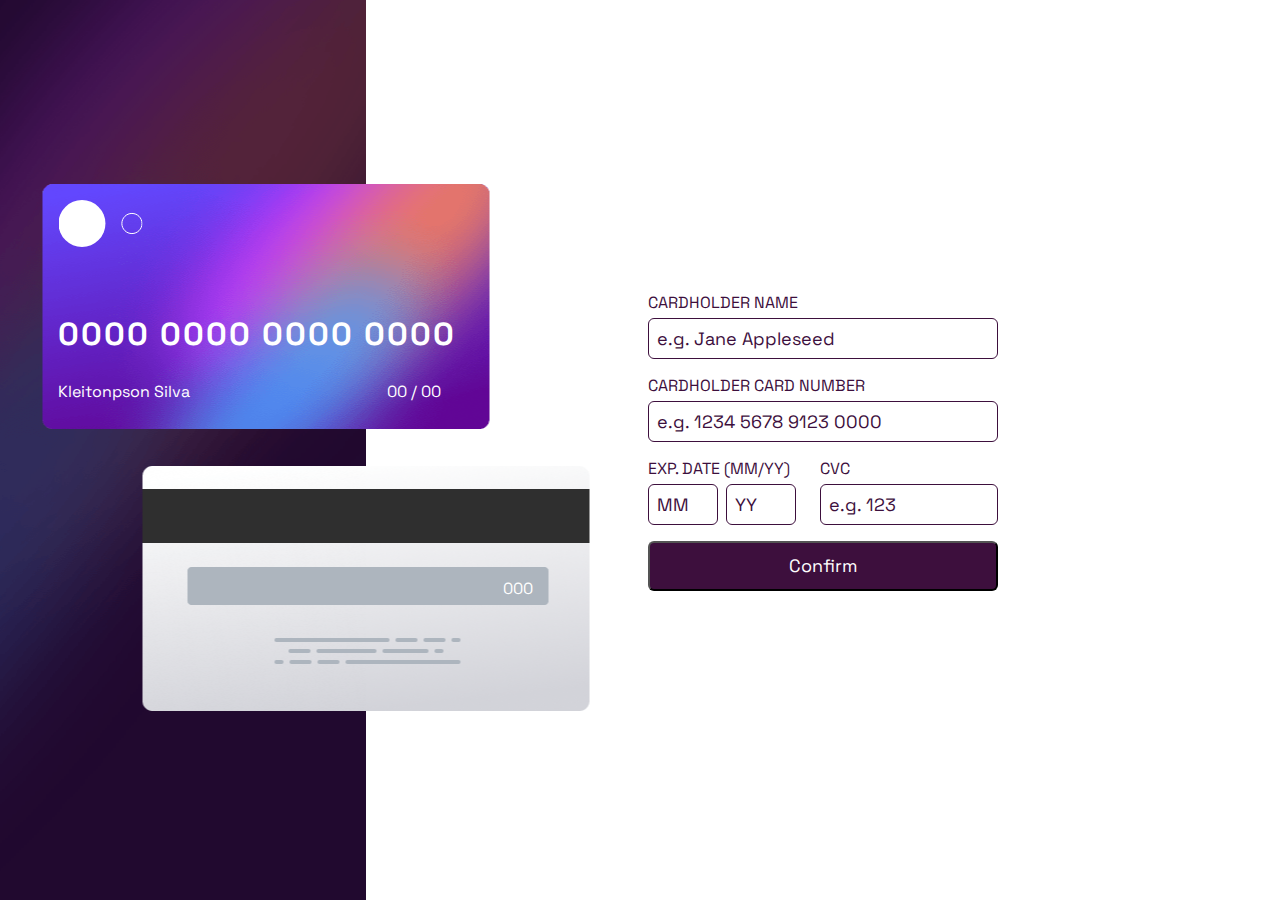
<file: interactive-credit_cards/index.html>
<!DOCTYPE html>
<html lang="pt-br">
<head>
  <meta charset="UTF-8">
  <meta http-equiv="X-UA-Compatible" content="IE=edge">
  <meta name="viewport" content="width=device-width, initial-scale=1.0"> <!-- displays site properly based on user's device -->

  <link rel="icon" type="image/png" sizes="32x32" href="./images/favicon-32x32.png">
  <link rel="stylesheet" href="style.css">
  
  <title>Interactive credit card</title>
</head>

<body>
  <main>
    <div class="container">
      <div class="left_side">
        <div id="cards">
          <div id="front-card">
            <img src="images/bg-card-front.png" alt="">
            <div id="card-container">
              
              <img class="card-logo" src="images/card-logo.svg" alt="card-logo">
              
              <h1 id="card-number">
                0000 0000 0000 0000
              </h1>
              <div class="card-info">
                <span id="name">
                  Kleitonpson Silva
                </span>
                <span id="date">
                  <span id="month">
                    00
                  </span>
                  /
                  <span id="year">
                    00
                  </span>
                </span>
              </div>
            </div>
          </div>
          <div id="back-card">
            <img src="images/bg-card-back.png" alt="card-back">
            <span id="cvc">
              000
            </span>
          </div>
        </div>
      </div>
      <!--lado direito (formulário)-->
      <div class="right-side">
        <form>
          <div class="grid-1">
            <label for="input-name">Cardholder Name</label>
            <input id="input-name" name="input-name" type="text" placeholder="e.g. Jane Appleseed" required>
          </div>
          <div class="grid-2">
            <label for="input-number">Cardholder Card Number</label>
            <input id="input-number" name="input-number" type="number" placeholder="e.g. 1234 5678 9123 0000" required oninput="if(this.value.length > this.maxLength) this.value = this.value.slice(0,this.maxLength)", minlength="16" maxlength="16">
          </div>
          <div class="card-information">
            <div id="card-date">
              <label for="card-date">Exp. Date (MM/YY)</label>
              <div class="two-inp">
                <div>
                  <input id="input-month" name="exp-date" type="text" placeholder="MM" oninput="if(this.value.length > this.maxLength) this.value = this.value.slice(0,this.maxLength)" minlength="2" maxlength="2">
                </div>
                <div>
                  <input id="card-year" name="exp-date" type="text" placeholder="YY" oninput="if(this.value.length > this.maxLength) this.value = this.value.slice(0,this.maxLength)" minlength="2" maxlength="2">
                </div>
              </div>
            </div>
            <div class="grid-4">
              <label for="card-cvc">CVC</label>
              <input type="number" placeholder="e.g. 123" id="card-cvc" oninput="if(this.value.length > this.maxLength) this.value = this.value.slice(0,this.maxLength)" minlength="3" maxlength="3">
            </div>
          </div>
          <button id="submit_btn" type="submit">Confirm</button>
        </form>
        <div class="thank hidden">
          <img src="images/icon-complete.svg" alt="completed">
          <h1>Thank you!</h1>
          <p>We've added your card details</p>
          <button>Continue</button>
        </div>
      </div>
    </div>
  </main>
  <script src="app.js"></script>
  <!--<div class="attribution">
    Challenge by <a href="https://www.frontendmentor.io?ref=challenge" target="_blank">Frontend Mentor</a>. 
    Coded by <a href="#">Your Name Here</a>.
  </div>-->
</body>
</html>
</file>
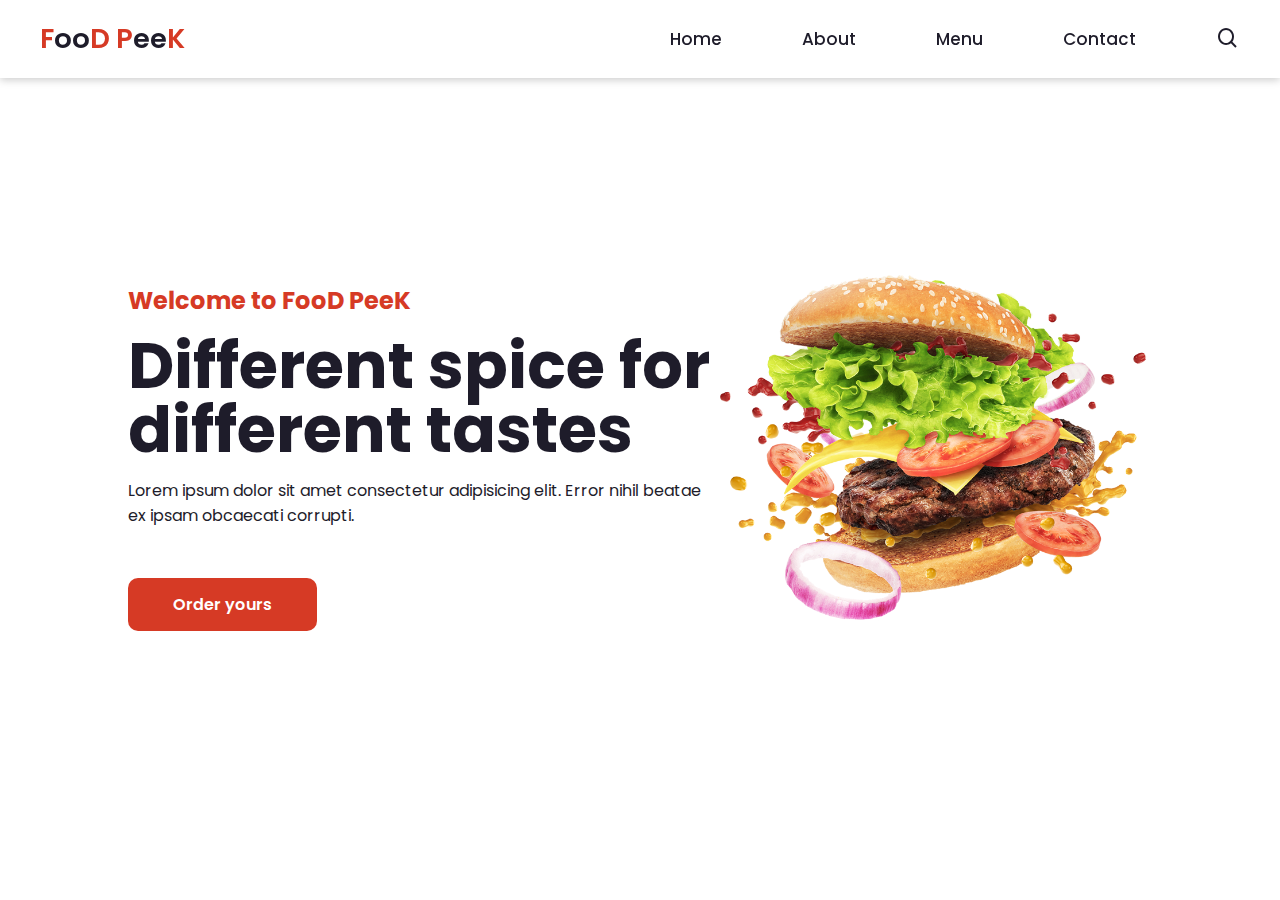
<file: landingPage-food/index.html>
<!DOCTYPE html>
<html lang="pt-br">
<head>
    <meta charset="UTF-8">
    <meta http-equiv="X-UA-Compatible" content="IE=edge">
    <meta name="viewport" content="width=device-width, initial-scale=1.0">
    <link rel="stylesheet" href="style.css">
    <link href='https://unpkg.com/boxicons@2.1.4/css/boxicons.min.css' rel='stylesheet'>
    <title>Landing Page</title>
</head>
<body>
    <header>
        <nav class="navigation">
            <a href="#" class="logo">F<span>oo</span>D P<span>ee</span>K</a>
            <ul class="nav-menu">
                <li class="nav-item"><a href="#">Home</a></li>
                <li class="nav-item"><a href="#">About</a></li>
                <li class="nav-item"><a href="#">Menu</a></li>
                <li class="nav-item"><a href="#">Contact</a></li>
                <i class="bx bx-search"></i>
            </ul>
            <div class="menu">
                <span class="bar"></span>
                <span class="bar"></span>
                <span class="bar"></span>
            </div>
        </nav>
    </header>
    <main>
        <section class="home">
            <div class="home-txt">
                <h4 class="text-h4">Welcome to FooD PeeK</h4>
                <h1 class="text-h1">Different spice for different tastes</h1>
                <p>Lorem ipsum dolor sit amet consectetur adipisicing elit. Error nihil beatae ex ipsam obcaecati corrupti. </p>
                <a href="#" class="home-btn">Order yours</a>
            </div>
            <div class="home-img">
                <img src="images/imagem.png" alt="Hamburguer">
            </div>
        </section>
    </main>
    <script src="script.js"></script>
</body>
</html>
</file>
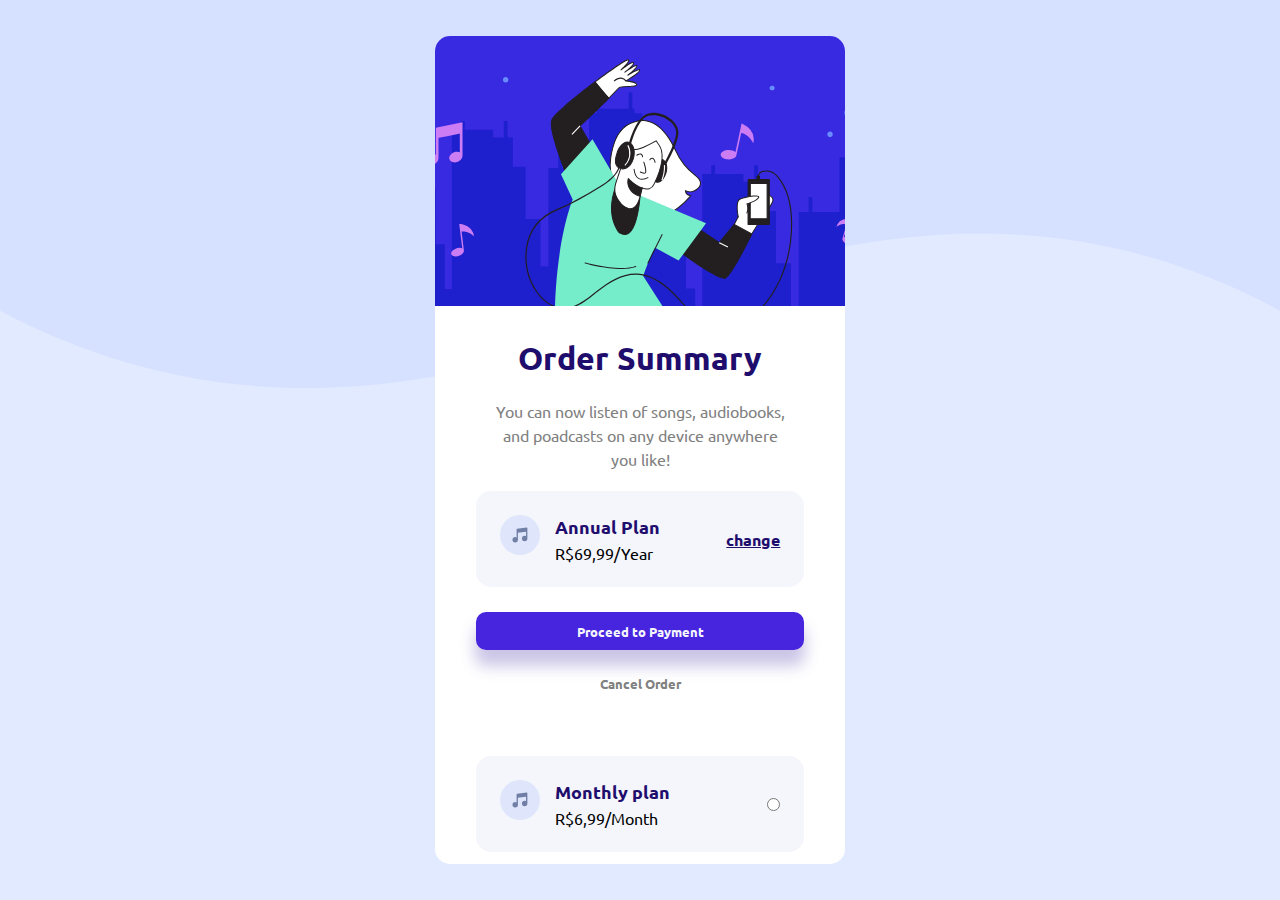
<file: order_Summary/index.html>
<!DOCTYPE html>
<html lang="pt-br">
<head>
    <meta charset="UTF-8">
    <meta http-equiv="X-UA-Compatible" content="IE=edge">
    <meta name="viewport" content="width=device-width, initial-scale=1.0">
    <link rel="stylesheet" href="style.css">
    <link rel="shortcut icon" href="images/favicon-32x32.png" type="image/x-icon">
    <title>Order Summary</title>
</head>
<body>

    <div class="background">
        <div class="container">
            <main id="principal">
                <div id="top-img">
                </div> 

                <div id="content">

                    <div class="details">
                        <div id="title-description">
                            <h1 id="title">Order Summary</h1>
                            <p id="description">You can now listen of songs, audiobooks, and poadcasts on any device anywhere you like!</p>
                        </div>

                        <div class="value-details">
                            
                            <div class="plan-details">
                                <img class="icon-music" src="images/icon-music.svg" alt="music-icon">
                                <div class="plan-container">
                                    <h3 class="plan">Annual Plan</h3>
                                    <p class="value">R$69,99/Year</p>
                                </div>
                            </div>
                            <a class="change" href="#">change</a>
                        </div>

                        <input type="submit" id="btn-payment" value="Proceed to Payment">
                        
                        <a id="cancel-order" href="#">Cancel Order</a>
                    </div>
                </div>

                <div id="other-plans" class="hidden">
                    <div class="value-details" id="month-plan">
                            
                        <div class="plan-layout">
                            <img class="icon-music" src="images/icon-music.svg" alt="music-icon">
                            <div class="plan-container">
                                <h3 class="plan">Monthly plan</h3>
                                <p class="value">R$6,99/Month</p>
                            </div>
                        </div>
                        <input type="radio" name="plan" id="check-month">
                    </div>
                    <div class="value-details" id="semester-plan">
                            
                        <div class="plan-layout">
                            <img class="icon-music" src="images/icon-music.svg" alt="music-icon">
                            <div class="plan-container">
                                <h3 class="plan">Semester plan</h3>
                                <p class="value">R$38,99/Semester</p>
                            </div>
                        </div>
                        <input type="radio" name="plan" id="check-semester">
                        
                    </div>
                    <input type="submit" id="btn-payment-2" value="Proceed to Payment">
                    <a id="cancel-order" href="#">Cancel Order</a>
                </div>
            </main>
        </div>
    </div>
    <script src="script.js"></script>
</body>
</html>
</file>
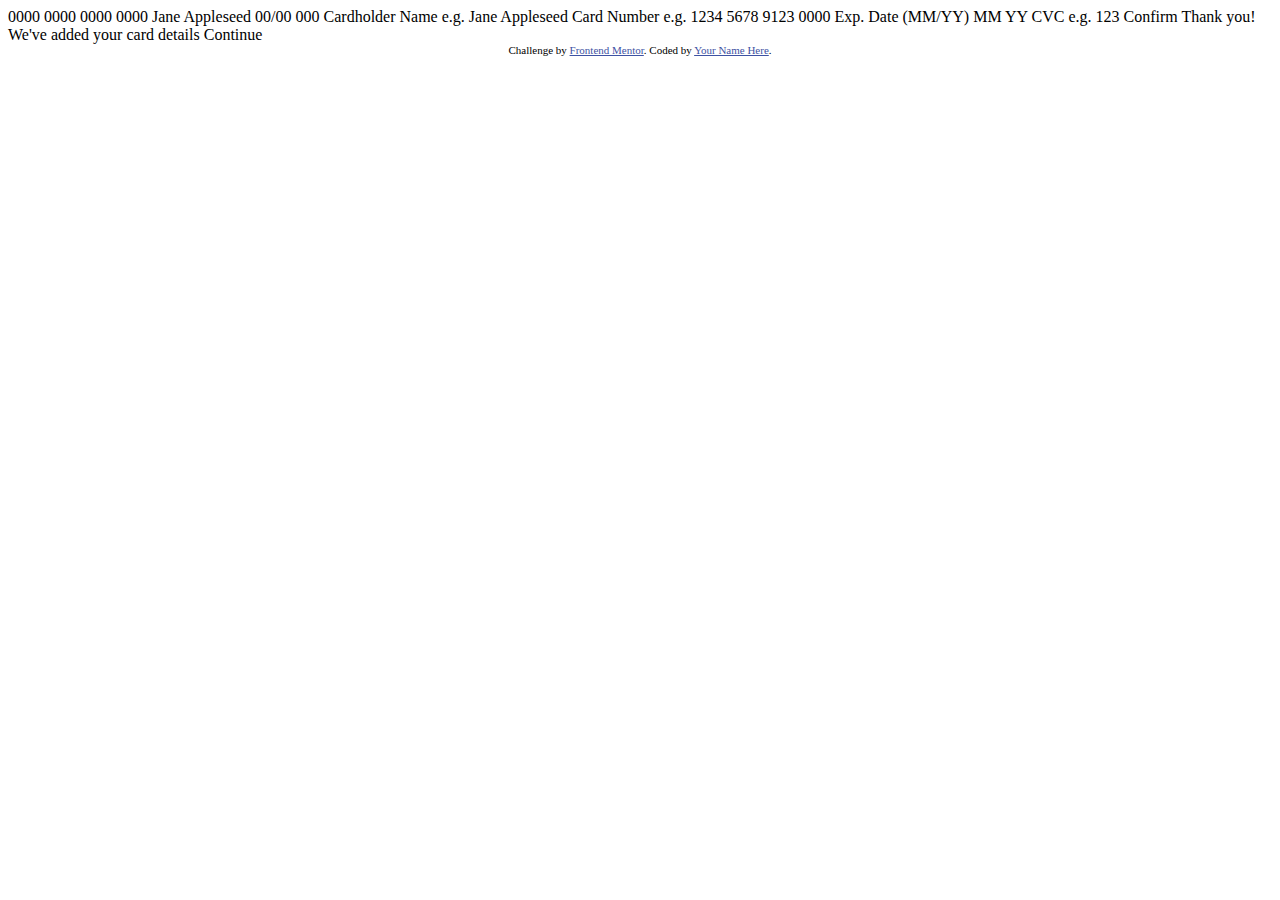
<file: interactive-credit_cards/interactive-card-details-form-main/index.html>
<!DOCTYPE html>
<html lang="en">
<head>
  <meta charset="UTF-8">
  <meta name="viewport" content="width=device-width, initial-scale=1.0"> <!-- displays site properly based on user's device -->

  <link rel="icon" type="image/png" sizes="32x32" href="./images/favicon-32x32.png">
  
  <title>Frontend Mentor | Interactive card details form</title>

  <!-- Feel free to remove these styles or customise in your own stylesheet 👍 -->
  <style>
    .attribution { font-size: 11px; text-align: center; }
    .attribution a { color: hsl(228, 45%, 44%); }
  </style>
</head>
<body>

  0000 0000 0000 0000
  Jane Appleseed
  00/00

  000

  Cardholder Name
  e.g. Jane Appleseed

  Card Number
  e.g. 1234 5678 9123 0000

  Exp. Date (MM/YY)
  MM
  YY

  CVC
  e.g. 123

  Confirm

  <!-- Completed state start -->

  Thank you!
  We've added your card details
  Continue
  
  <div class="attribution">
    Challenge by <a href="https://www.frontendmentor.io?ref=challenge" target="_blank">Frontend Mentor</a>. 
    Coded by <a href="#">Your Name Here</a>.
  </div>
</body>
</html>
</file>
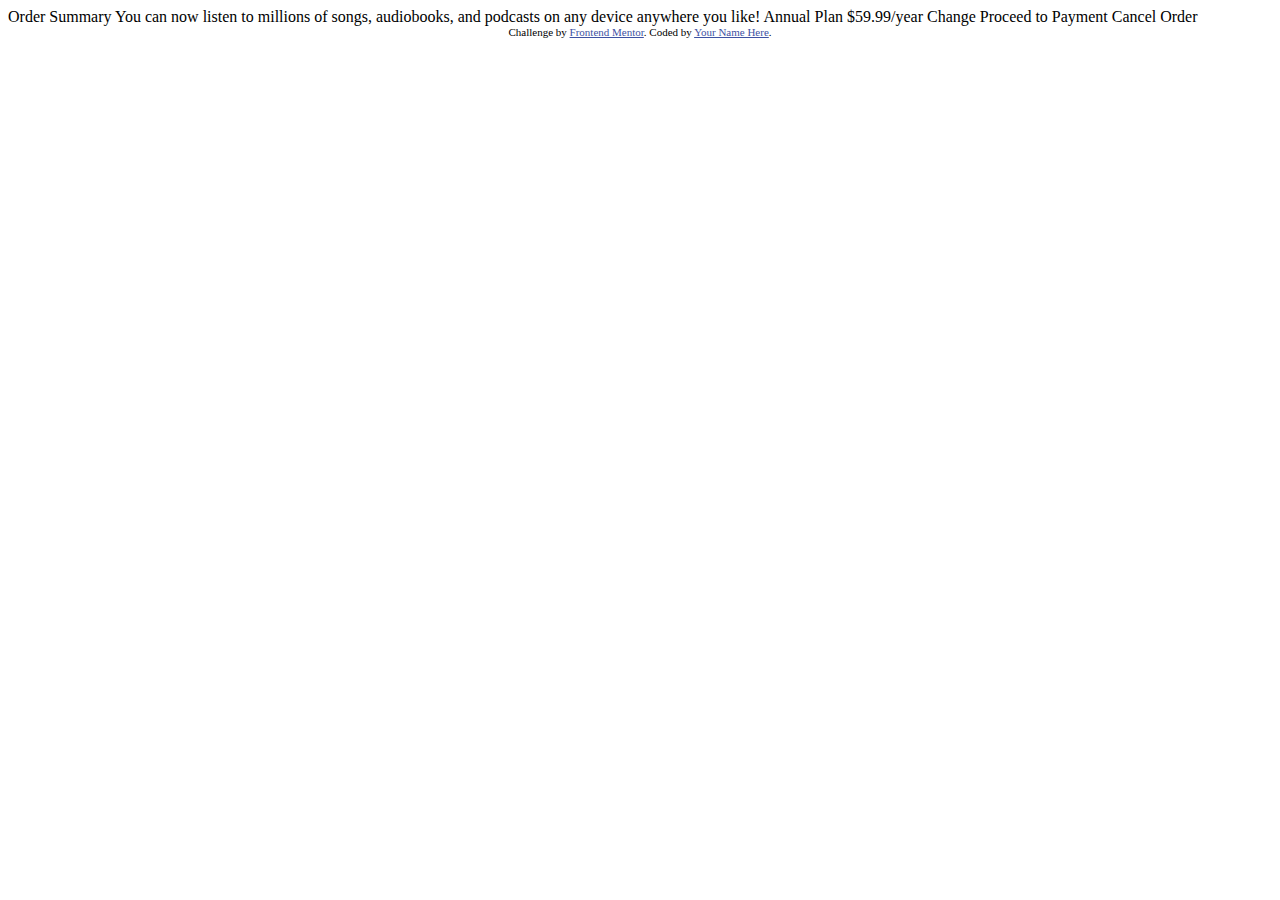
<file: order_Summary/Assets/order-summary-component-main/index.html>
<!DOCTYPE html>
<html lang="en">
<head>
  <meta charset="UTF-8">
  <meta name="viewport" content="width=device-width, initial-scale=1.0"> <!-- displays site properly based on user's device -->

  <link rel="icon" type="image/png" sizes="32x32" href="./images/favicon-32x32.png">
  
  <title>Frontend Mentor | Order summary card</title>

  <!-- Feel free to remove these styles or customise in your own stylesheet 👍 -->
  <style>
    .attribution { font-size: 11px; text-align: center; }
    .attribution a { color: hsl(228, 45%, 44%); }
  </style>
</head>
<body>

  Order Summary

  You can now listen to millions of songs, audiobooks, and podcasts on any 
  device anywhere you like!

  Annual Plan
  $59.99/year

  Change

  Proceed to Payment
  Cancel Order
  
  <div class="attribution">
    Challenge by <a href="https://www.frontendmentor.io?ref=challenge" target="_blank">Frontend Mentor</a>. 
    Coded by <a href="#">Your Name Here</a>.
  </div>
</body>
</html>
</file>
<file: interactive-credit_cards/style.css>
@charset "UTF-8";
@import url('https://fonts.googleapis.com/css2?family=Space+Grotesk:wght@400;500&family=Space+Mono&display=swap');

/*font-family: 'Space Grotesk', sans-serif;
  font-family: 'Space Mono', monospace;*/

:root {
    --color1: hsl(270, 3%, 87%);
    --color2: hsl(279, 6%, 55%);
    --color3: hsl(278, 68%, 11%);
    --colorError: hsl(0, 100%, 66%);

    --defaultFont: 'Space Grotesk', sans-serif;
}

*{
    margin: 0px;
    padding: 0px;
    box-sizing: border-box;
    font-family: var(--defaultFont);
}

body {
    min-height: 100vh;
}

.hidden {
    display: none !important;
}

.error {
    border: 2px solid #d32709;
}

.error-message {
    gap: 0;
}

.error-message::after {
    content: "can't be blank";
    color: #d32709;
    margin-top: .2rem;
}

.container {
    display: flex;
    align-items: center;
}

.left_side {
    min-height: 100vh;
    width: 40%;
    background: url('images/bg-main-desktop.png');
    background-repeat: no-repeat;
    background-position: center center;
    background-size: cover;
    position: relative;
}

#cards {
    position: absolute;
    top: 50%;
    display: flex;
    flex-direction: column;
    gap: 2rem;
    left: 100%;
    transform: translate(-50%, -50%);

}

#front-card {
    position:relative;
    transform: translate(-100px);
}

.card-logo {
    position: absolute;
    top: 1rem;
    left: 1rem;
}

.card-info { /*numero nome e data*/
    position: absolute;
    bottom: 2em;
    left: 1em;
    right: 3em;
    display: flex;
    color: #fff;
    justify-content: space-between;
}

#card-number {
    position: absolute;
    color: #fff;
    bottom: 5rem;
    left: 1rem;
    letter-spacing: 2px;
}

#back-card {
    position: relative;
}

#cvc {
    position: absolute;
    right: 3.5rem;
    top: 7rem;
    color: #fff;
}

.right-side {
    display: flex;
    align-items: center;
    justify-content: center;
    width: 100%;
}

.right-side form {
    display: grid;
    gap: 1rem;
    width: 350px;
    grid-template-columns: repeat(2,1fr);
    grid-template-rows: repeat(4,1fr);
}

label {
     color: #3d0f3d;
     margin-bottom: .3rem;
     text-transform: uppercase;
}

input {
    padding: .5rem;
    font-size: 18px;
    border: 1px solid #3d0f3d;
    border-radius: 6px;
}

input::-webkit-outer-spin-button,
input::-webkit-inner-spin-button {
    -webkit-appearance: none;
    margin: 0;
}

input::placeholder {
    font-family: inherit;
    color: #3d0f3d;
}

input:focus {
    outline-color: hsl(249, 99%, 64%);
}

.grid-1 {
    display: flex;
    flex-direction: column;
    grid-column: 2 span;
}
.grid-2 {
    display: flex;
    flex-direction: column;
    grid-column: 2 span;
}

.grid-3 {
    display: flex;
    flex-direction: column;
}

.grid-4 {
    display: flex;
    flex-direction: column;
    grid-column: 1 span;
}

.card-information {
    display: flex;
    grid-column: 2 span;
    gap: 1rem;
}

#card-date {
    display: flex;
    flex-direction: column;
    grid-column: 1 span;
}

#card-date .two-inp {
    display: flex;
}

.two-inp div {
    flex-direction: column;
}

#card-date div input {
    width: 70px;
    margin-inline: .5rem;
    margin-left: 0;
}

#card-cvc {
    width: 100%;
}

form button {
    grid-column: 2 span;
    font-size: 18px;
    height: 50px;
    color: #fff;
    border-radius: 6px;
    background: #3d0f3d;
    cursor: pointer;
}

.thank {
    width: 350px;
    display: flex;
    flex-direction: column;
    align-items: center;
    justify-content: center;
    gap: 2rem;
}

.thank h1 {
    text-transform: uppercase;
    letter-spacing: 3px;
}

.thank p{
    font-size: 18px;
    color: #3d0f3d;
}

.thank button {
    color: #fff;
    width: 100%;
    border-radius: 6px;
    padding: 1rem;
    font-size: 18px;
    background-color: #3d0f3d;
    cursor: pointer;
}

@media screen and (max-width: 1023px) {
    #front-card, #front-card img, #back-card img, #back-card {
        width: 300px;
    }

    #card-container .card-logo {
        width: 50px;
    }

    #card-number {
        font-size: 1.1rem;
    }

    #cvc {
        top: 42%;
        right: 12%;
    }
}

@media screen and (max-width:767px) {
    .container {
        flex-direction: column;
    }
    #front-card, #front-card img, #back-card, #back-card img {
        width: 280px;
    }
    .left_side {
        width: 100%;
        min-height: 30vh;
        background-image: url('images/bg-main-mobile.png');
    }
    #cards {
        flex-direction: column-reverse;
        left: 61%;
        top: 60%;
        gap: 0;
    }
    #back-card {
        transform: translateY(70px);
    }
    #front-card {
        z-index: 100;
    }
    .right-side {
        margin-top: 6rem;
    }
}
</file>
<file: landingPage-food/style.css>
@charset "UTF-8";
@import url('https://fonts.googleapis.com/css2?family=Poppins:wght@300;400;500;600&display=swap');

* {
    margin: 0px;
    padding: 0px;
    box-sizing: border-box;
    font-family: 'Poppins', sans-serif;
    list-style: none;
    text-decoration: none;
}

:root {
    --orange: #d63a25;
    --dark: #1e1c2a;
}

body {
    color: var(--dark);
    background-color: #fff;
}

.navigation{
    display: flex;
    align-items: center;
    justify-content: space-between;
    padding: 18px 40px;
    box-shadow: 0 0.1rem 0.5rem #ccc;
    width: 100%;
    background-color: #fff;
    transition: all 0.5s;
    position: fixed;
}

.navigation .logo {
    color: var(--orange);
    font-size: 1.7rem;
    font-weight: 600;
}

.logo span {
    color: var(--dark);
}

.navigation ul {
    display: flex;
    align-items: center;
    gap: 5rem;

}

.navigation ul li a {
    color: var(--dark);
    font-size: 17px;
    font-weight: 500;
    transition: all 0.5s;
}

.navigation ul li a:hover {
    color: var(--orange);
}

.navigation i {
    cursor: pointer;
    font-size: 1.5rem;
}

.menu {
    cursor: pointer;
    display: none;
}

.menu .bar {
    display: block;
    width: 28px;
    height: 3px;
    border-radius: 3px;
    background-color: var(--dark);
    margin: 5px auto;
    transition: all 0.3s;
}

.menu .bar:nth-child(1),
.menu .bar:nth-child(3){
    background-color: var(--orange);
}

.home {
    width: 100%;
    height: 100vh;
    display: flex;
    align-items: center;
    justify-content: space-between;
    padding: 0px 10%;
}

.home-txt {
    max-width: 37rem;
}

.home-txt .text-h4{
    font-size: 1.5rem;
    color: var(--orange);
    margin-bottom: 1rem;
}

.home-txt .text-h1 {
    font-size: 4rem;
    margin-bottom: 1rem;
    line-height: 4rem;
}

.home-txt p {
    margin-bottom: 4rem;
}

.home-btn {
    padding: 15px 45px;
    color: #fff;
    background-color: var(--orange) ;
    border-radius: 10px;
    font-weight: 600;
    transition: all 0.5s;
}

.home-btn:hover {
    background-color: #fc4c35;
}

.home-img img{
    width: 100%;
}

@media (max-width: 785px) {
    .navigation {
        padding: 18px 20px;
    }
    .menu {
        display: block;
    }
    .menu.ativo .bar:nth-child(1) {
        transform: translateY(8px) rotate(45deg);
    }
    .menu.ativo .bar:nth-child(2) {
        opacity: 0;
    }
    .menu.ativo .bar:nth-child(3){
        transform: translateY(-8px) rotate(-45deg);
    }
    .nav-menu.ativo {
        right: 0;
    }
    .nav-menu {
        position: fixed;
        right: -100%;
        top: 70px;
        width: 100%;
        height: 100%;
        flex-direction: column;
        background: #fff;
        gap: -10px;
        transition: 0.3s;
    }
    .nav-item {
        margin: 16px 0;
    }
    /*main*/
    .home {
        padding: 100px 2%;
        flex-direction: column;
        text-align: center;
        overflow: hidden;
        gap: 5rem;
    }
    .home .text-h4 {
        font-size: 15px;
    }
    .home .text-h1 {
        font-size: 2.5rem;
        line-height: 3rem;
    }

    .home p {
        font-size: 15px;
    
    }

    .home-img {
        width: 125%;
    }
}
</file>
<file: order_Summary/style.css>
@charset "UTF-8";
@import url('https://fonts.googleapis.com/css2?family=Ubuntu:wght@300;400;700&display=swap');

:root {
    --default-font:'Ubuntu', sans-serif;
    --color1: #4725df;
    --color2: #f4f6fc;
    --color3: #1f0d6d;
    --color4: #808080;
}

*{
    margin: 0px;
    padding: 0px;
    box-sizing: border-box;
    font-family: var(--default-font);
}

body, html {
    width: 100vw;
    height: 100vh;
    background-color: #e2eaff;
}

.background {
    width: 100vw;
    height: 100%;
    background-image: url('images/pattern-background-desktop.svg');
    background-repeat: no-repeat;
    background-size: contain;
    background-position: top;
    background-attachment: fixed;
}

.container {
    max-width: 410px;
    height: 100vh;
    margin: 0px auto;
    display: flex;
    align-items: center;
}
#content {
    display: flex;
    border-radius: 15px;
    
}

#top-img {
    width: 100%;
    height: 30vh;
    background-image: url('images/illustration-hero.svg');
    background-position: bottom;
    background-repeat: no-repeat;
    background-size: cover;
}

#principal {
    background-color: #fff;
    border-radius: 15px;
    width: 410px;
    height: 92%;
    overflow: hidden;
    
}

.details {
    display: flex;
    flex-direction: column;
    align-items: center;
    padding: 2em;
}

#title-description {
    max-width: 85%;
}

#title, h3 {
    color: var(--color3);
}

#title, #description {
    text-align: center;
}

#description {
    margin: 20px 0;
    line-height: 1.5em;
    color: var(--color4);
}

.plan-details {
    display: flex;
}

.icon-music {
    margin-right: 15px;
    max-height: 40px;
}

.value-details {
    background-color: var(--color2);
    width: 95%;
    border-radius: 15px;
    display: flex;
    justify-content: space-between;
    align-items: center;
    padding: 1.5em;
}

.change {
    font-weight: 600;
    color: #1f0d6d;
}

.change:hover {
    text-decoration: none;
}

.plan-container > h3 {
    font-size: 1.1em;
    margin-bottom: 5px;
}


#btn-payment {
    background-color: var(--color1);
    padding: 0.8em;
    margin-top: 25px;
    cursor: pointer;
    color: var(--color2);
    font-weight: 600;
    width: 95%;
    border-radius: 10px;
    border: none;
    box-shadow: 0px 15px 15px 1px #3c25a344;
}

#btn-payment:hover {
    background-color: #6b4eee;
}

#cancel-order {
    font-size: 0.8em;
    color: var(--color4);
    text-decoration: none;
    font-weight: 600;
    margin-top: 25px;
}

#cancel-order:hover {
    color: #6b6b6b;
}

#other-plans {
    max-width: 100%;
    display: flex;
    flex-direction: column;
    padding: 2em;
    align-items: center;
}

#semester-plan {
    margin-top: 25px;
    
}

.plan-layout {
    display: flex;
}

#other-plans > #btn-payment-2 {
    margin-top: 40px;
    width: 100%;
    background-color: var(--color1);
    padding: 0.8em;
    cursor: pointer;
    color: var(--color2);
    font-weight: 600;
    border-radius: 10px;
    border: none;
    box-shadow: 0px 15px 15px 1px #3c25a344;
}

.hidden {
    display: none;
}
</file>
